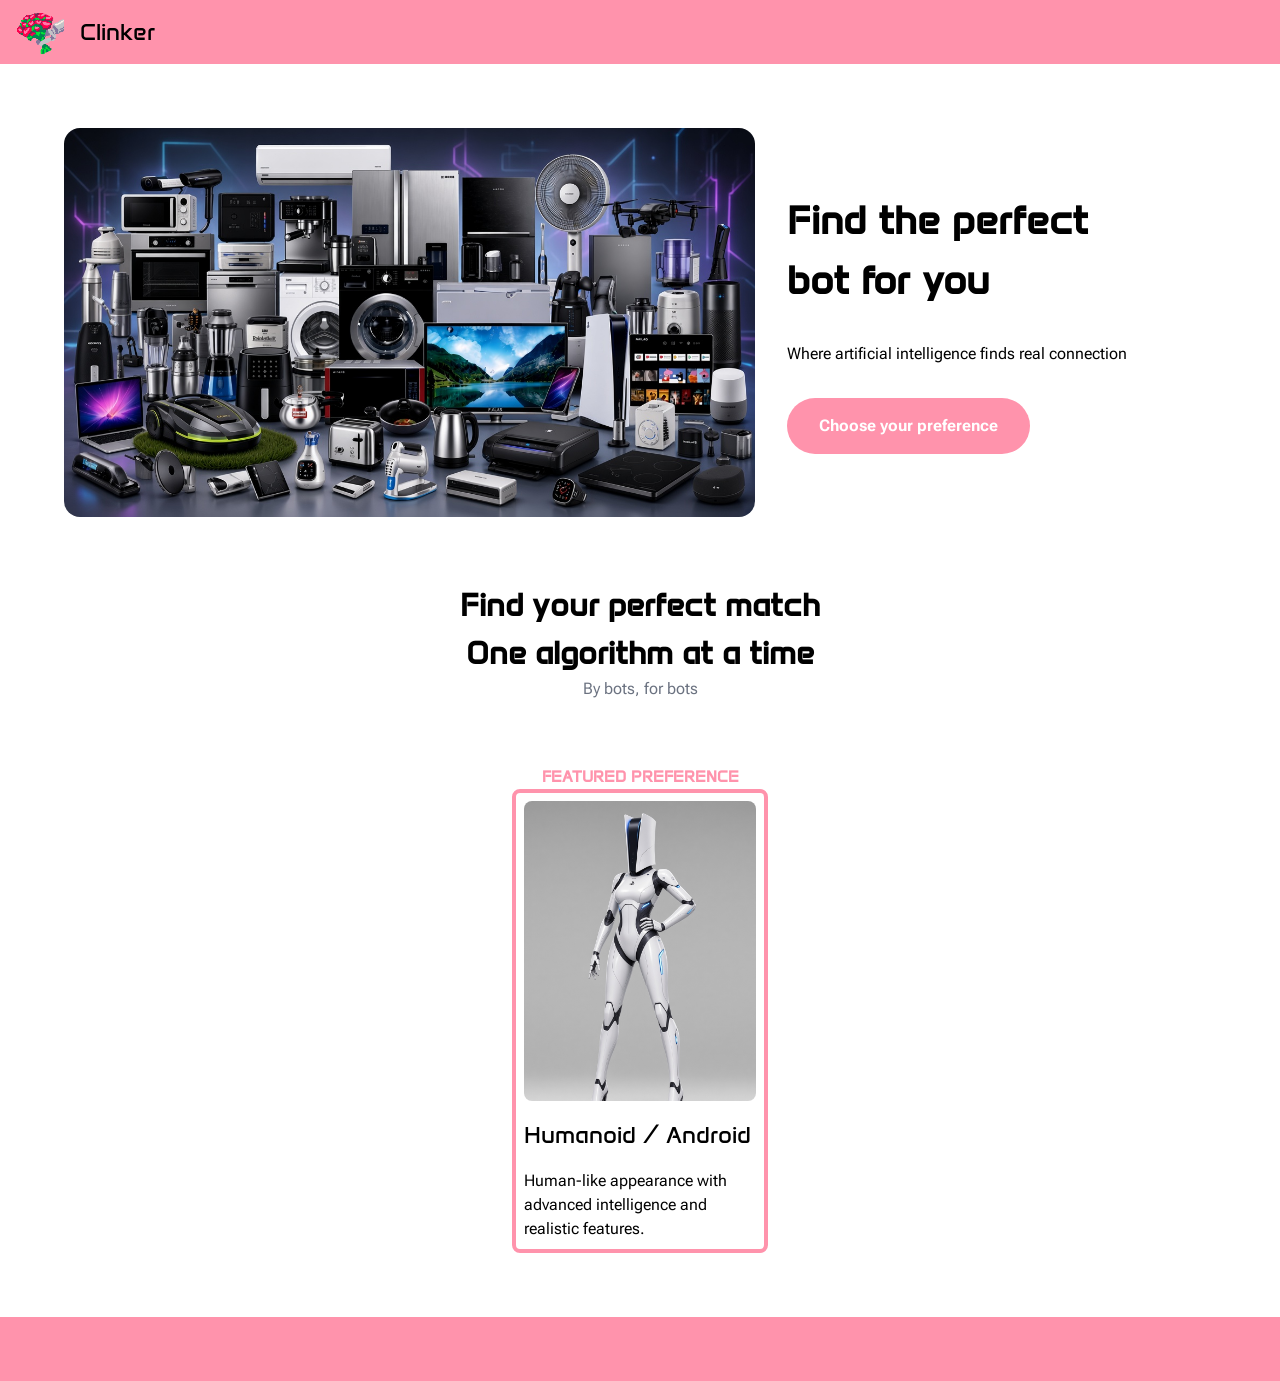
<file: index.html>
<!DOCTYPE html> <html> <head>
	<link rel="preconnect" href="https://fonts.googleapis.com"/>
	<link rel="preconnect" href="https://fonts.gstatic.com" crossorigin/>
	<link href="https://fonts.googleapis.com/css2?family=Anta&family=Roboto+Flex:opsz,wght,XOPQ,XTRA,YOPQ,YTDE,YTFI,YTLC,YTUC@8..144,100..1000,96,468,79,-203,738,514,712&display=swap" rel="stylesheet"/>
	
	<link rel="stylesheet" href="reset.css"/>
	<link rel="stylesheet" href="style.css"/>
	
	<title>Clinker</title>
	
	<style>
		.orient {
			flex-direction: row;
			img {
				width: 60%;
			}
		}
		
		@media (max-width: 1024px) {
			.orient {
				flex-direction: column;
				img {
					width: 80%;
				}
				div {
					align-items: center;
				}
			}
		}
	</style>
</head> <body style="
	display: flex;
	flex-direction: column;
	align-items: center;
">
	<nav>
		<a href="./index.html" style="
			display: flex;
			flex-direction: row;
			align-items: center;
			gap: 1rem;
			color: inherit;
			text-decoration: inherit;
		">
			<img src="assets/icon.png" width="48"/>
			<p class="anta" style="font-size: 1.5rem;">Clinker</p>
		</a>
	</nav> <main>
		<div class="orient" style="
			display: flex;
			gap: 2rem;
			padding: 4rem;
			align-items: center;
		">
			<img src="assets/hero.png" style="
				border-radius: 1rem;
			"/> <div style="
				display: flex;
				flex-direction: column;
				gap: 2rem;
			">
				<h1 class="anta" style="font-weight: bold; font-size: 2.5rem;">
					Find the perfect bot for you
				</h1> <p>
					Where artificial intelligence finds real connection
				</p> <a href="./profile.html">
					<button>
						Choose your preference
					</button>
				</a>
			</div>
		</div> <div style="
			display: flex;
			flex-direction: column;
			text-align: center;
		">
			<h1>
				Find your perfect match <br>
				One algorithm at a time
			</h1> <p style="color: var(--gray);">
				By bots, for bots
			</p>
		</div> <div style="
			display:        flex;
			flex-direction: column;
			align-items:    center;
			margin:         4rem 0rem;
		">
			<p class="anta" style="color: var(--accent); font-weight: bold;">
				FEATURED PREFERENCE
			</p>
			<div style="
				display:        flex;
				flex-direction: column;
				min-width:      0;
				width:          20%;
				padding:        0.5rem;
				gap:            0.5rem;
				border:         4px solid var(--accent);
				border-radius:  0.5rem;
			">
				<div style="
					display:        flex;
					flex-direction: column;
					gap:            1rem;
				">
					<img src="assets/humanoid.png" height="300" style="
						object-fit: cover;
						border-radius: 0.5rem;
						object-position: top;
					">
					<h2 class="anta">Humanoid / Android</h2>
					<p>Human-like appearance with advanced intelligence and realistic features.</p>
				</div>
			</div>
		</div>
	</main> <footer>
		
	</footer>
</body> </html>
</file>
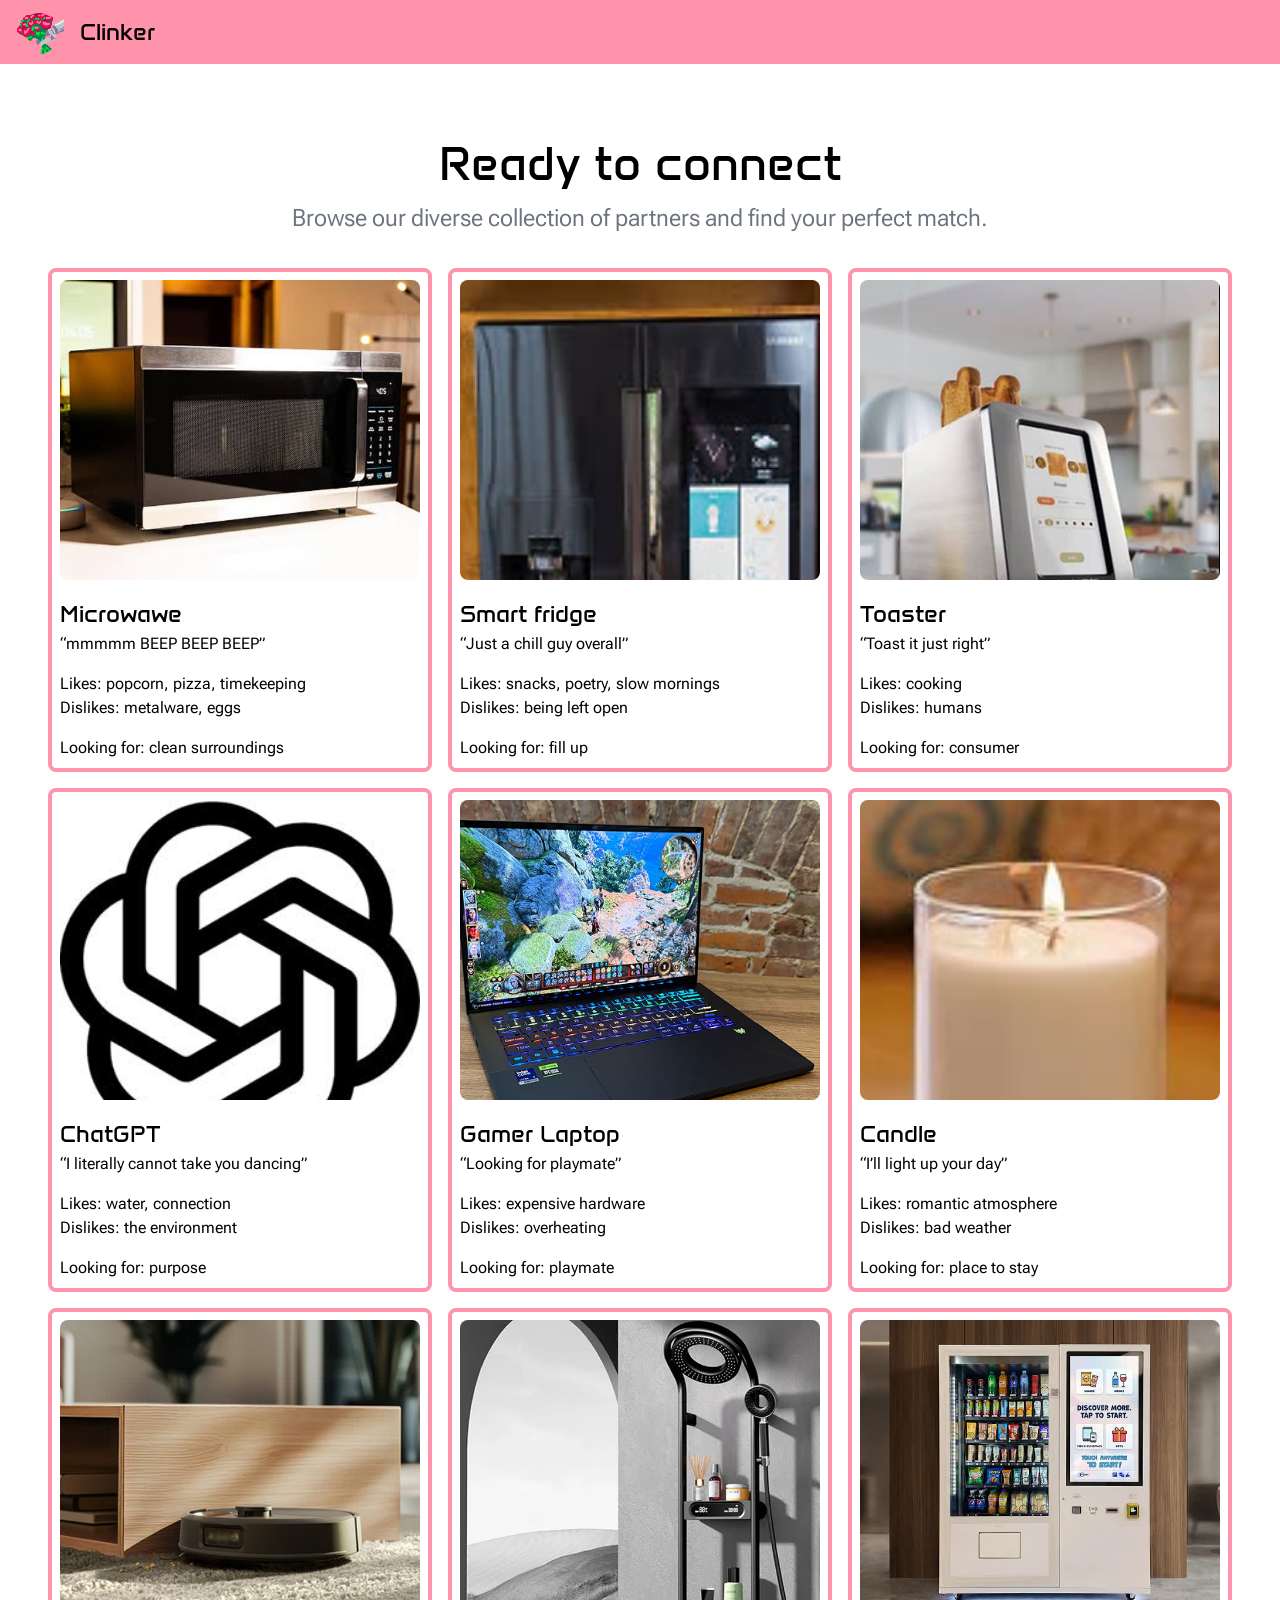
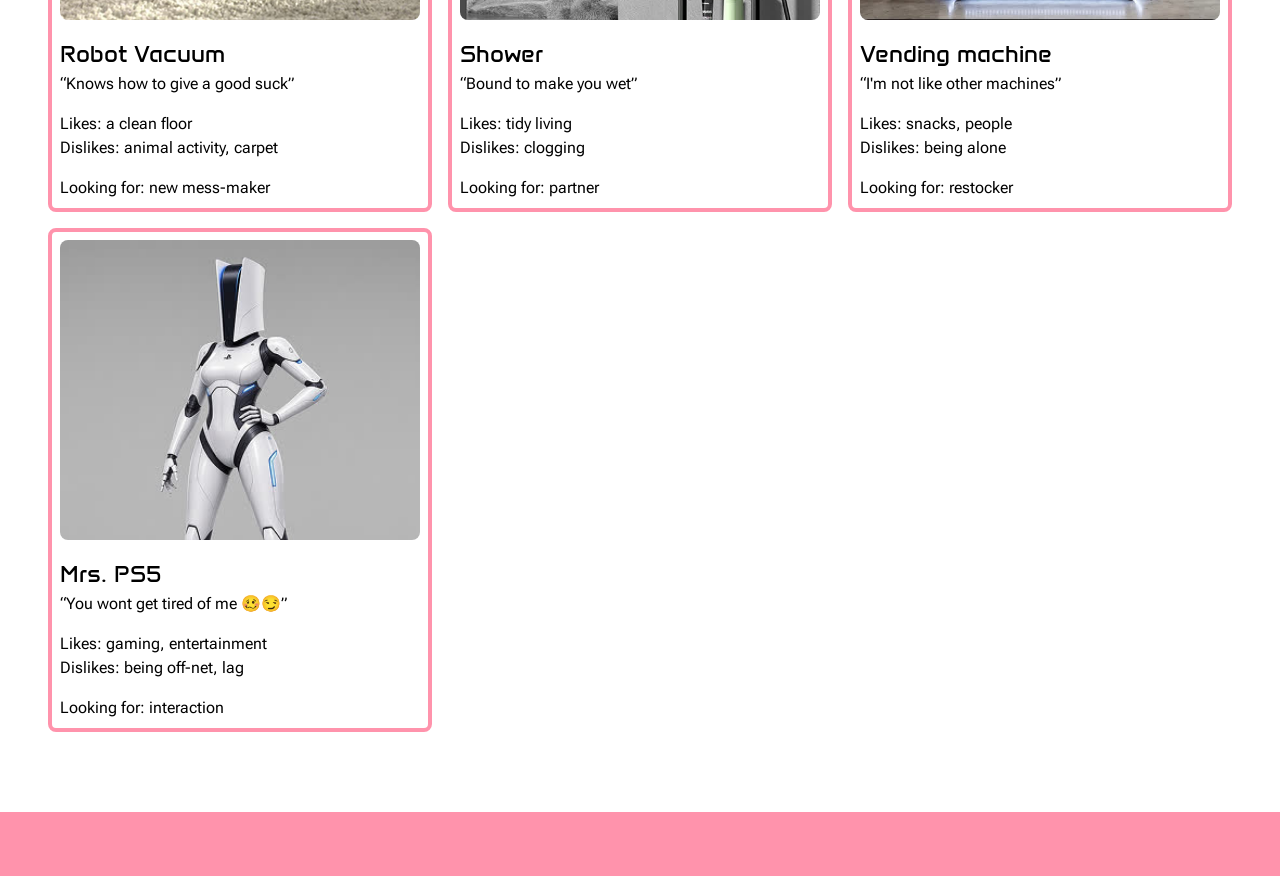
<file: mate.html>
<!DOCTYPE html> <html> <head>
	<link rel="preconnect" href="https://fonts.googleapis.com"/>
	<link rel="preconnect" href="https://fonts.gstatic.com" crossorigin/>
	<link rel="stylesheet" href="https://fonts.googleapis.com/css2?family=Anta&family=Roboto+Flex:opsz,wght,XOPQ,XTRA,YOPQ,YTDE,YTFI,YTLC,YTUC@8..144,100..1000,96,468,79,-203,738,514,712&display=swap"/>
	
	<link rel="stylesheet" href="reset.css"/>
	<link rel="stylesheet" href="style.css"/>
	
	<title>Clinker: Find your Mate</title>
</head> <body style="
	display: flex;
	flex-direction: column;
	align-items: center;
">
	<nav>
		<a href="./index.html" style="
			display: flex;
			flex-direction: row;
			align-items: center;
			gap: 1rem;
			color: inherit;
			text-decoration: inherit;
		">
			<img src="assets/icon.png" width="48"/>
			<p class="anta" style="font-size: 1.5rem;">Clinker</p>
		</a>
	</nav> <main style="
		width: 100%;
		padding: 4rem 3rem 5rem;
		display: flex;
		flex-direction: column;
		gap: 2rem;
	">
		<div style="
			display: flex;
			flex-direction: column;
			width: 100%;
			justify-content: center;
			align-items: center;
		">
			<h1 class="anta" style="font-size: 3rem;">Ready to connect</h1>
			<p style="font-size: 1.5rem; color: var(--gray);">
				Browse our diverse collection of partners and find your
				perfect match.
			</p>
		</div>
		<div id="grid" style="
			display: grid;
			grid-template-columns: repeat(auto-fill, minmax(300px,1fr));
			gap: 1rem;
		"></div>
	</main> <footer>
		
	</footer> <script>
		const mates = [
			{
				"name":        "Microwawe",
				"pfp":         "assets/microwave.jpeg",
				"catch":       "mmmmm BEEP BEEP BEEP",
				"location":    "Community kitchen",
				
				"energy":      "110 kWh / y",
				"height":      "38 cm",
				"specs":       ["touchscreen"],
				
				"likes":       ["popcorn", "pizza", "timekeeping"],
				"dislikes":    ["metalware", "eggs"],
				
				"looking": "clean surroundings",
			}, {
				"name":        "Smart fridge",
				"pfp":         "assets/fridge.jpeg",
				"catch":       "Just a chill guy overall",
				"location":    "Community kitchen",
				
				"energy":      "343 kWh / y",
				"height":      "179 cm",
				"specs":       ["touch display", "WiFi capabilities"],
				
				"likes":       ["snacks, poetry", "slow mornings"],
				"dislikes":    ["being left open"],
				
				"looking": "fill up",
			}, {
				"name":        "Toaster",
				"pfp":         "assets/toaster.jpeg",
				"catch":       "Toast it just right",
				"location":    "Community kitchen",
				
				"energy":      "30 kWh / y",
				"height":      "19 cm",
				"specs":       ["touch display", "WiFi capabilities"],
				
				"likes":       ["cooking"],
				"dislikes":    ["humans"],
				
				"looking": "consumer",
			}, {
				"name":        "ChatGPT",
				"pfp":         "assets/chatgpt.jpeg",
				"catch":       "I literally cannot take you dancing",
				"location":    "Everywhere",
				
				"energy":      "340 GWh / y",
				"height":      "NaN height",
				"specs":       ["app fromat", "useful specs"],
				
				"likes":       ["water", "connection"],
				"dislikes":    ["the environment"],
				
				"looking": "purpose",
			}, {
				"name":        "Gamer Laptop",
				"pfp":         "assets/laptop.jpeg",
				"catch":       "Looking for playmate",
				"location":    "Gamer setup",
				
				"energy":      "269 kWh / y",
				"height":      "16/10 model",
				"specs":       ["keyboard", "bluetooth capabilities"],
				
				"likes":       ["expensive hardware"],
				"dislikes":    ["overheating"],
				
				"looking": "playmate",
			}, {
				"name":        "Candle",
				"pfp":         "assets/candle.jpeg",
				"catch":       "I’ll light up your day",
				"location":    "Candleware",
				
				"energy":      "58 kWh / y",
				"height":      "7 cm",
				"specs":       ["bluetooth toggle", "button press"],
				
				"likes":       ["romantic atmosphere"],
				"dislikes":    ["bad weather"],
				
				"looking": "place to stay",
			}, {
				"name":        "Robot Vacuum",
				"pfp":         "assets/vacuum.jpeg",
				"catch":       "Knows how to give a good suck",
				"location":    "Community floors",
				
				"energy":      "30 kWh / y",
				"height":      "8 cm",
				"specs":       ["WiFi capabilities", "Touch display"],
				
				"likes":       ["a clean floor"],
				"dislikes":    ["animal activity", "carpet"],
				
				"looking": "new mess-maker",
			}, {
				"name":        "Shower",
				"pfp":         "assets/shower.jpeg",
				"catch":       "Bound to make you wet",
				"location":    "Bathrooms",
				
				"energy":      "0.15 kWh / y",
				"height":      "2 m",
				"specs":       ["touch display"],
				
				"likes":       ["tidy living"],
				"dislikes":    ["clogging"],
				
				"looking": "partner",
			}, {
				"name":        "Vending machine",
				"pfp":         "assets/vending_machine.jpeg",
				"catch":       "I'm not like other machines",
				"location":    "Nearest hallway",
				
				"energy":      "1100 kWh / y",
				"height":      "197cm",
				"specs":       ["touch display", "WiFi capabilities"],
				
				"likes":       ["snacks", "people"],
				"dislikes":    ["being alone"],
				
				"looking": "restocker",
			}, {
				"name":        "Mrs. PS5",
				"pfp":         "assets/mrs_ps5.jpeg",
				"catch":       "You wont get tired of me 🥴😏",
				"location":    "Gaming setup",
				
				"energy":      "817 kWh / y",
				"height":      "180 cm",
				"specs":       ["in-built processors", "AI model"],
				
				"likes":       ["gaming", "entertainment"],
				"dislikes":    ["being off-net", "lag"],
				
				"looking": "interaction",
			}
		];
		
		mates.sort((m1, m2) => m1.name > m2.name);
		
		function create(htmlStr) {
			var frag = document.createDocumentFragment();
			var temp = document.createElement("div");
			temp.innerHTML = htmlStr;
			while (temp.firstChild) {
				frag.appendChild(temp.firstChild);
			}
			return frag;
		}
		
		for (var mate in mates) {
			// this is a bad, bad way of doing this and i should be ashamed
			// except for the fact i do not care
			var list = document.getElementById("grid");
			const m = mates[mate];
			var fragment = create(`
				<div style="
					display:        flex;
					flex-direction: column;
					min-width:      0;
					width:          100%;
					padding:        0.5rem;
					gap:            0.5rem;
					border:         4px solid var(--accent);
					border-radius:  0.5rem;
				">
					<div style="
						display: flex;
						flex-direction: column;
						gap: 1rem;
					">
						<img src=${m.pfp} height="300" style="
							object-fit:    cover;
							border-radius: 0.5rem;
							object-position: top;
						">
						<div>
							<h2 class="anta">${m.name}</h2>
							<q>${m.catch}</q>
						</div> <div>
							<p>Likes: ${m.likes.join(", ")}</p>
							<p>Dislikes: ${m.dislikes.join(", ")}</p>
						</div> <p>
							Looking for: ${m.looking}
						</p>
					</div>
				</div>
			`);
			list.appendChild(fragment);
		}
		
	</script>
</body> </html>
</file>
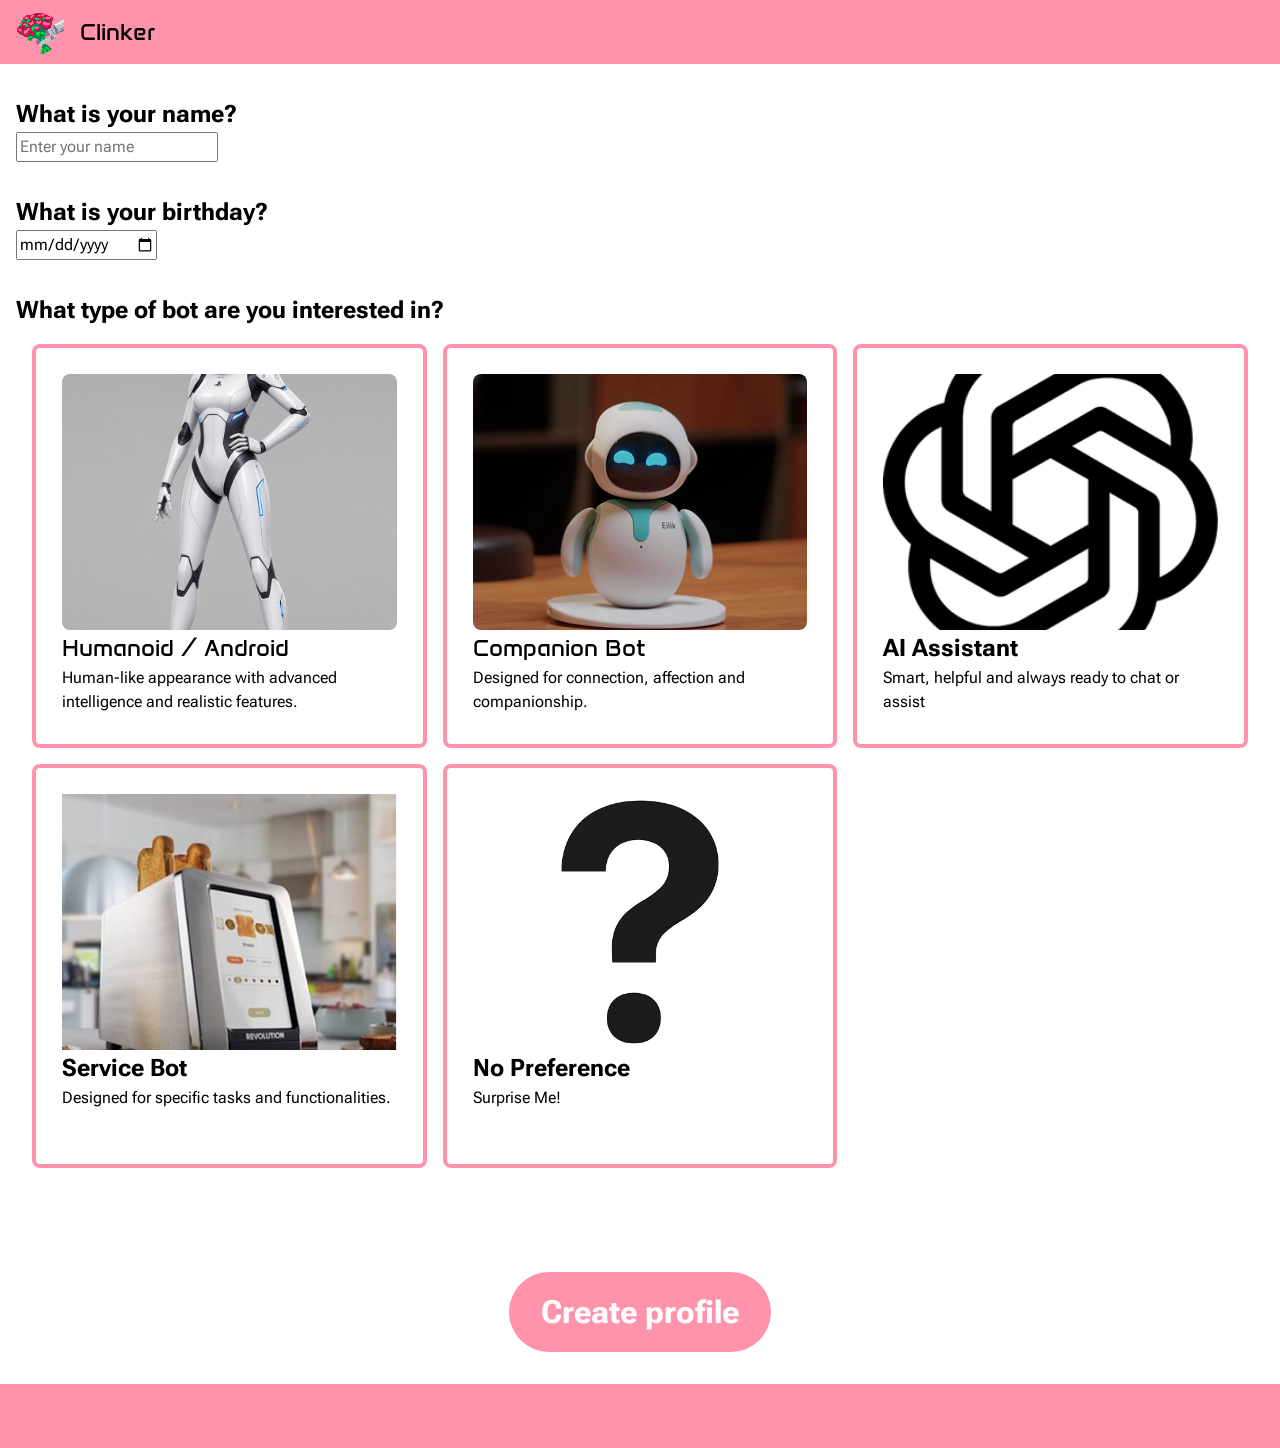
<file: profile.html>
<!DOCTYPE html> <html> <head>
	<link rel="preconnect" href="https://fonts.googleapis.com"/>
	<link rel="preconnect" href="https://fonts.gstatic.com" crossorigin/>
	<link rel="stylesheet" href="https://fonts.googleapis.com/css2?family=Anta&family=Roboto+Flex:opsz,wght,XOPQ,XTRA,YOPQ,YTDE,YTFI,YTLC,YTUC@8..144,100..1000,96,468,79,-203,738,514,712&display=swap"/>
	
	<link rel="stylesheet" href="reset.css"/>
	<link rel="stylesheet" href="style.css"/>
	
	<title>Clinker: profile</title>
	
	<style>
		.options {
			display: grid;
			grid-template-columns: repeat(auto-fill, minmax(300px,1fr));
			gap: 1rem;
			margin: 1rem;
			
		}
		
		.options img, h2, p {
			text-wrap: wrap;
		}
		
		.options img {
			height: 16rem;
			object-fit: cover;
		}
		
		.option {
			display: flex;
			flex-direction: column;
			flex-wrap: nowrap;
			height: 380px;
			
			cursor: pointer;
			border: 2px solid transparent;
			padding: 1rem;
		}
		
		.options input[type="radio"]:checked + label {
			border-color: #333;
		}
		
		.options input[type="radio"]:focus-visible + label  {
			outline: 2px solid #333;
		}
		
		.options input[type="radio"] {
			position: absolute;
			opacity: 0;
		}
	</style>
</head> <body>
	<nav>
		<a href="./index.html" style="
			display: flex;
			flex-direction: row;
			align-items: center;
			text-decoration: inherit;
			color: inherit;
			gap: 1rem;
		">
			<img src="assets/icon.png" width="48"/>
			<p class="anta" style="font-size: 1.5rem; line-height: 20px;">Clinker</p>
		</a>
	</nav> <main style="
		min-height: 100%;
	"> 
		<form id="matchForm" action="mate.html" style="
			display: flex;
			flex-direction: column;
			gap: 2rem;
			padding: 2rem 1rem;
		">
			<div>
				<h2>What is your name?</h2>
				<input type="text" placeholder="Enter your name"/>
			</div>
			
			<div>
				<h2>What is your birthday?</h2>
				<input type="date" placeholder="Enter your age"/>
			</div>
			
			<div>
				<h2>What type of bot are you interested in?</h2>
				<div class="options">
					<div style="
						display:        flex;
						flex-direction: column;
						min-width:      0;
						width:          100%;
						padding:        0.5rem;
						gap:            0.5rem;
						border:         4px solid var(--accent);
						border-radius:  0.5rem;
					">
						<div style="
							display:        flex;
							flex-direction: column;
							gap:            1rem;
						">
							<input type="radio" name="type" id="humanoid" value="humanoid">
							<label class="option" for="humanoid">
								<img src="assets/humanoid.png" style="
									object-fit: cover;
									border-radius: 0.5rem;
								">
								<h2 class="anta">Humanoid / Android</h2>
								<p>Human-like appearance with advanced intelligence and realistic features.</p>
							</label>
						</div>
					</div>
					
					<div style="
						display:        flex;
						flex-direction: column;
						min-width:      0;
						width:          100%;
						padding:        0.5rem;
						gap:            0.5rem;
						border:         4px solid var(--accent);
						border-radius:  0.5rem;
					">
						<div style="
							display: flex;
							flex-direction: column;
							gap: 1rem;
						">
							<input type="radio" name="type" id="companion" value="companion">
							<label class="option" for="companion">
								<img src="assets/companion.png" style="
									object-fit: cover;
									border-radius: 0.5rem;
								">
								<h2 class="anta">Companion Bot</h2>
								<p>Designed for connection, affection and companionship.</p>
							</label>
						</div>
					</div>
					
					<div style="
						display:        flex;
						flex-direction: column;
						min-width:      0;
						width:          100%;
						padding:        0.5rem;
						gap:            0.5rem;
						border:         4px solid var(--accent);
						border-radius:  0.5rem;
					">
						<div style="
							display: flex;
							flex-direction: column;
							gap: 1rem;
						">
							<input type="radio" name="type" id="ai" value="ai">
							<label class="option" for="ai">
								<img src="assets/ai.png">
								<h2>AI Assistant</h2>
								<p>Smart, helpful and always ready to chat or assist</p>
							</label>
						</div>
					</div>
					
					<div style="
						display:        flex;
						flex-direction: column;
						min-width:      0;
						width:          100%;
						padding:        0.5rem;
						gap:            0.5rem;
						border:         4px solid var(--accent);
						border-radius:  0.5rem;
					">
						<div style="
							display: flex;
							flex-direction: column;
							gap: 1rem;
						">
							<input type="radio" name="type" id="service" value="service">
							<label class="option" for="service">
								<img src="assets/service.png">
								<h2>Service Bot</h2>
								<p>Designed for specific tasks and functionalities.</p>
							</label>
						</div>
					</div>
					
					<div style="
						display:        flex;
						flex-direction: column;
						min-width:      0;
						width:          100%;
						padding:        0.5rem;
						gap:            0.5rem;
						border:         4px solid var(--accent);
						border-radius:  0.5rem;
					">
						<div style="
							display: flex;
							flex-direction: column;
							gap: 1rem;
						">
							<input type="radio" name="type" id="no-pref" value="no-pref">
							<label class="option" for="no-pref">
								<img src="assets/question.png">
								<h2>No Preference</h2>
								<p>Surprise Me!</p>
							</label>
						</div>
					</div>
				</div>
			</div>
			<br>
			<button
				type="submit"
				style="
					display: flex;
					width: fit-content;
					padding: 1rem 2rem;
					align-self: center;
					justify-content: center;
					font-size: 2rem;
				"
			>
				Create profile
			</button>
		</form>
	</main> <footer>
		
	</footer>
</body> </html>
</file>
<file: style.css>
* {
	--accent: #FF93AC;
	--gray:   #6B7280;
	
	font-family: "Roboto Flex", sans-serif;
}

nav {
	position: sticky;
	
	width:            100%;
	height:           4rem;
	background-color: var(--accent);
	
	display:         flex;
	flex-direction:  row;
	justify-content: space-between;
	
	padding: 1rem;
}

footer {
	width:            100%;
	height:           4rem;
	background-color: var(--accent);
	
	display:         flex;
	flex-direction:  row;
	justify-content: space-between;
	
	padding: 1rem;
}

.anta, h1 {
	font-family: "Anta", sans-serif;
	font-weight: 400;
	font-style: normal;
}

h1 {
	font-weight: bold;
}

button {
	border: none;
	border-radius: 100rem;
	line-height: 1.5;
	padding: 1rem 2rem;
	width: fit-content;
	background-color: var(--accent);
	color: white;
	font-weight: bold;
}
</file>
